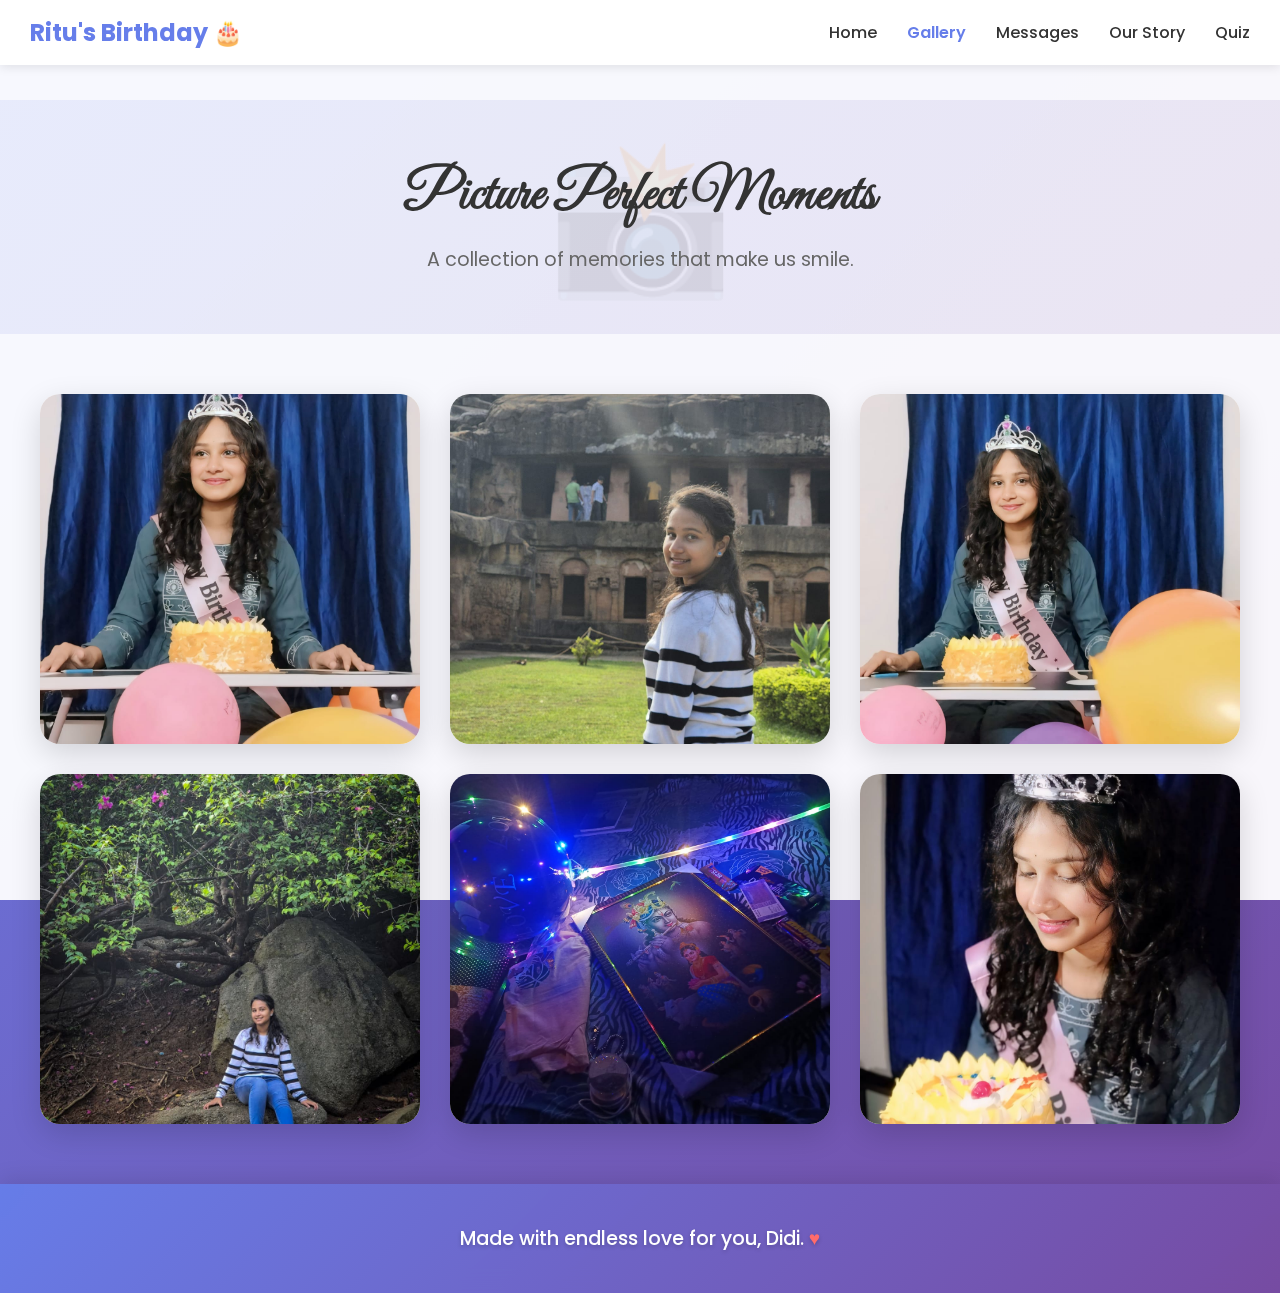
<file: gallery.html>
<!DOCTYPE html>
<html lang="en">
<head>
    <meta charset="UTF-8">
    <meta name="viewport" content="width=device-width, initial-scale=1.0">
    <title>Photo Gallery | Happy Birthday, Ritu!</title>
    <link rel="preconnect" href="https://fonts.googleapis.com">
    <link rel="preconnect" href="https://fonts.gstatic.com" crossorigin>
    <link href="https://fonts.googleapis.com/css2?family=Great+Vibes&family=Poppins:wght@300;400;600;700&display=swap" rel="stylesheet">
    <style>
        * {
            margin: 0;
            padding: 0;
            box-sizing: border-box;
        }

        body {
            font-family: 'Poppins', sans-serif;
            background: linear-gradient(135deg, #667eea 0%, #764ba2 100%);
            color: #333;
            overflow-x: hidden;
            min-height: 100vh;
        }

        body::before {
            content: '';
            position: fixed;
            top: 0;
            left: 0;
            width: 100%;
            height: 100%;
            background: rgba(255, 255, 255, 0.95);
            z-index: -1;
        }

        /* Navigation */
        .navbar {
            background: rgba(255, 255, 255, 0.95);
            backdrop-filter: blur(10px);
            box-shadow: 0 2px 10px rgba(0,0,0,0.1);
            position: fixed;
            width: 100%;
            top: 0;
            z-index: 1000;
            padding: 15px 30px;
            display: flex;
            justify-content: space-between;
            align-items: center;
        }

        .nav-logo {
            font-size: 1.5rem;
            font-weight: bold;
            color: #667eea;
            text-decoration: none;
            transition: transform 0.3s ease;
        }

        .nav-logo:hover {
            transform: scale(1.05);
        }

        .nav-links {
            display: flex;
            list-style: none;
            margin: 0;
            padding: 0;
            gap: 30px;
        }

        .nav-links a {
            text-decoration: none;
            color: #333;
            font-weight: 500;
            transition: all 0.3s ease;
            position: relative;
            padding: 5px 0;
        }

        .nav-links a::after {
            content: '';
            position: absolute;
            bottom: 0;
            left: 0;
            width: 0;
            height: 2px;
            background: #667eea;
            transition: width 0.3s ease;
        }

        .nav-links a:hover::after {
            width: 100%;
        }

        .nav-links a:hover {
            color: #667eea;
        }

        /* Main Content */
        main {
            padding-top: 100px;
            min-height: calc(100vh - 200px);
        }

        /* Page Header */
        .page-header {
            text-align: center;
            padding: 60px 20px;
            background: linear-gradient(135deg, rgba(102, 126, 234, 0.1) 0%, rgba(118, 75, 162, 0.1) 100%);
            margin-bottom: 40px;
            position: relative;
            overflow: hidden;
        }

        .page-header::before {
            content: '📸';
            position: absolute;
            font-size: 150px;
            opacity: 0.1;
            top: 50%;
            left: 50%;
            transform: translate(-50%, -50%);
            animation: float 6s ease-in-out infinite;
        }

        @keyframes float {
            0%, 100% { transform: translate(-50%, -50%) translateY(0px); }
            50% { transform: translate(-50%, -50%) translateY(-20px); }
        }

        .page-header h1 {
            font-family: 'Great Vibes', cursive;
            font-size: 3.5rem;
            color: #333;
            margin-bottom: 15px;
            position: relative;
            z-index: 1;
            animation: fadeInUp 1s ease;
        }

        .page-header p {
            font-size: 1.2rem;
            color: #666;
            position: relative;
            z-index: 1;
            animation: fadeInUp 1s ease 0.2s both;
        }

        @keyframes fadeInUp {
            from {
                opacity: 0;
                transform: translateY(30px);
            }
            to {
                opacity: 1;
                transform: translateY(0);
            }
        }

        /* Gallery Grid */
        .gallery-grid {
            display: grid;
            grid-template-columns: repeat(auto-fit, minmax(300px, 1fr));
            gap: 30px;
            padding: 20px 40px 60px;
            max-width: 1400px;
            margin: 0 auto;
        }

        .gallery-item {
            position: relative;
            overflow: hidden;
            border-radius: 20px;
            box-shadow: 0 10px 30px rgba(0,0,0,0.15);
            cursor: pointer;
            transition: all 0.4s cubic-bezier(0.175, 0.885, 0.32, 1.275);
            background: white;
            animation: fadeInScale 0.6s ease both;
            transform-origin: center;
        }

        .gallery-item:nth-child(1) { animation-delay: 0.1s; }
        .gallery-item:nth-child(2) { animation-delay: 0.2s; }
        .gallery-item:nth-child(3) { animation-delay: 0.3s; }
        .gallery-item:nth-child(4) { animation-delay: 0.4s; }
        .gallery-item:nth-child(5) { animation-delay: 0.5s; }
        .gallery-item:nth-child(6) { animation-delay: 0.6s; }

        @keyframes fadeInScale {
            from {
                opacity: 0;
                transform: scale(0.8);
            }
            to {
                opacity: 1;
                transform: scale(1);
            }
        }

        .gallery-item:hover {
            transform: translateY(-10px) scale(1.02);
            box-shadow: 0 20px 40px rgba(0,0,0,0.25);
        }

        .gallery-item img {
            width: 100%;
            height: 350px;
            object-fit: cover;
            transition: transform 0.6s ease;
            display: block;
        }

        .gallery-item:hover img {
            transform: scale(1.1);
        }

        .gallery-item::after {
            content: '';
            position: absolute;
            top: 0;
            left: 0;
            right: 0;
            bottom: 0;
            background: linear-gradient(to bottom, transparent 0%, rgba(0,0,0,0.7) 100%);
            opacity: 0;
            transition: opacity 0.3s ease;
        }

        .gallery-item:hover::after {
            opacity: 1;
        }

        .gallery-item::before {
            content: '🔍';
            position: absolute;
            top: 50%;
            left: 50%;
            transform: translate(-50%, -50%) scale(0);
            font-size: 2rem;
            color: white;
            transition: transform 0.3s ease;
            z-index: 2;
        }

        .gallery-item:hover::before {
            transform: translate(-50%, -50%) scale(1);
        }

        /* Lightbox */
        .lightbox {
            display: none;
            position: fixed;
            z-index: 2000;
            left: 0;
            top: 0;
            width: 100%;
            height: 100%;
            background-color: rgba(0, 0, 0, 0.95);
            animation: fadeIn 0.3s ease;
        }

        .lightbox-content {
            position: absolute;
            top: 50%;
            left: 50%;
            transform: translate(-50%, -50%);
            max-width: 90%;
            max-height: 90%;
            border-radius: 15px;
            box-shadow: 0 10px 50px rgba(0,0,0,0.5);
            animation: zoomIn 0.3s ease;
        }

        .lightbox-caption {
            position: absolute;
            bottom: 20px;
            left: 50%;
            transform: translateX(-50%);
            color: white;
            font-size: 1.2rem;
            text-align: center;
            background: rgba(0,0,0,0.7);
            padding: 10px 20px;
            border-radius: 30px;
            backdrop-filter: blur(10px);
        }

        .close-lightbox {
            position: absolute;
            top: 30px;
            right: 40px;
            color: white;
            font-size: 40px;
            font-weight: bold;
            transition: all 0.3s ease;
            cursor: pointer;
            z-index: 2001;
        }

        .close-lightbox:hover {
            color: #ff6b6b;
            transform: rotate(90deg);
        }

        @keyframes fadeIn {
            from { opacity: 0; }
            to { opacity: 1; }
        }

        @keyframes zoomIn {
            from {
                opacity: 0;
                transform: translate(-50%, -50%) scale(0.5);
            }
            to {
                opacity: 1;
                transform: translate(-50%, -50%) scale(1);
            }
        }

        /* Footer */
        footer {
            background: linear-gradient(135deg, rgba(102, 126, 234, 0.95) 0%, rgba(118, 75, 162, 0.95) 100%);
            color: white;
            text-align: center;
            padding: 40px 20px;
            position: relative;
            width: 100%;
            box-shadow: 0 -5px 20px rgba(0,0,0,0.1);
            backdrop-filter: blur(10px);
            z-index: 100;
        }

        footer p {
            margin: 0;
            font-size: 1.2rem;
            font-weight: 500;
            text-shadow: 0 2px 4px rgba(0,0,0,0.2);
        }

        .heart {
            display: inline-block;
            color: #ff6b6b;
            cursor: pointer;
            transition: all 0.3s ease;
            animation: heartbeat 1.5s ease-in-out infinite;
        }

        .heart:hover {
            transform: scale(1.3) rotate(10deg);
            color: #ff1744;
        }

        @keyframes heartbeat {
            0% { transform: scale(1); }
            14% { transform: scale(1.3); }
            28% { transform: scale(1); }
            42% { transform: scale(1.3); }
            70% { transform: scale(1); }
        }

        /* Responsive Design */
        @media (max-width: 768px) {
            .navbar {
                padding: 10px 20px;
            }

            .nav-links {
                gap: 15px;
            }

            .nav-links a {
                font-size: 0.9rem;
            }

            .page-header h1 {
                font-size: 2.5rem;
            }

            .gallery-grid {
                grid-template-columns: repeat(auto-fit, minmax(250px, 1fr));
                gap: 20px;
                padding: 20px;
            }

            .gallery-item img {
                height: 250px;
            }

            .close-lightbox {
                top: 20px;
                right: 30px;
                font-size: 30px;
            }
        }

        @media (max-width: 480px) {
            .nav-links {
                gap: 10px;
            }

            .nav-links a {
                font-size: 0.8rem;
            }

            .gallery-grid {
                grid-template-columns: 1fr;
            }
        }
    </style>
</head>
<body class="gallery-page">
    <nav class="navbar">
        <a href="index.html" class="nav-logo">Ritu's Birthday 🎂</a>
        <ul class="nav-links">
            <li><a href="index.html">Home</a></li>
            <li><a href="gallery.html">Gallery</a></li>
            <li><a href="messages.html">Messages</a></li>
            <li><a href="timeline.html">Our Story</a></li>
            <li><a href="quiz.html">Quiz</a></li>
        </ul>
    </nav>

    <main>
        <section class="page-header">
            <h1>Picture Perfect Moments</h1>
            <p>A collection of memories that make us smile.</p>
        </section>

        <div class="gallery-grid">
            <div class="gallery-item" onclick="openLightbox('WhatsApp Image 2026-02-20 at 3.42.32 PM.jpeg', 'A beautiful Day in Your Life!')">
                <img src="WhatsApp Image 2026-02-20 at 3.42.32 PM.jpeg" alt="Beach day with Ritu">
            </div>
            <div class="gallery-item" onclick="openLightbox('WhatsApp Image 2026-02-20 at 12.31.43 PM.jpeg', 'Visit The KhandaGiri.')">
                <img src="WhatsApp Image 2026-02-20 at 12.31.43 PM.jpeg" alt="Milestone celebration">
            </div>
            <div class="gallery-item" onclick="openLightbox('Diiiiiii.jpeg', 'Take Photo With Cake.')">
                <img src="Diiiiiii.jpeg" alt="Silly moments">
            </div>
            <div class="gallery-item" onclick="openLightbox('Didi.jpeg', 'Visit The KhandaGiri.')">
                <img src="Didi.jpeg" alt="Adventure time">
            </div>
            <div class="gallery-item" onclick="openLightbox('WhatsApp Image 2026-02-20 at 3.42.30 PM.jpeg', 'Gifted For Your Birthday.')">
                <img src="WhatsApp Image 2026-02-20 at 3.42.30 PM.jpeg" alt="Peaceful moments">
            </div>
            <div class="gallery-item" onclick="openLightbox('WhatsApp Image 2026-02-20 at 3.42.31 PM.jpeg', 'Take Photo Whit beautiful Cake.')">
                <img src="WhatsApp Image 2026-02-20 at 3.42.31 PM.jpeg" alt="Laughing together">
            </div>
        </div>
    </main>

    <!-- The Lightbox -->
    <div id="lightbox" class="lightbox" onclick="closeLightbox()">
        <span class="close-lightbox">&times;</span>
        <img id="lightbox-img" class="lightbox-content">
        <div id="lightbox-caption" class="lightbox-caption"></div>
    </div>

    <footer>
        <p>Made with endless love for you, Didi. <span class="heart">♥</span></p>
    </footer>

    <script>
        // Lightbox functionality
        function openLightbox(imageSrc, caption) {
            const lightbox = document.getElementById('lightbox');
            const lightboxImg = document.getElementById('lightbox-img');
            const lightboxCaption = document.getElementById('lightbox-caption');
            
            lightbox.style.display = 'block';
            lightboxImg.src = imageSrc;
            lightboxCaption.textContent = caption;
            
            // Prevent body scroll when lightbox is open
            document.body.style.overflow = 'hidden';
        }

        function closeLightbox() {
            const lightbox = document.getElementById('lightbox');
            lightbox.style.display = 'none';
            
            // Restore body scroll
            document.body.style.overflow = 'auto';
        }

        // Close lightbox with Escape key
        document.addEventListener('keydown', function(e) {
            if (e.key === 'Escape') {
                closeLightbox();
            }
        });

        // Add smooth scroll behavior
        document.querySelectorAll('a[href^="#"]').forEach(anchor => {
            anchor.addEventListener('click', function (e) {
                e.preventDefault();
                const target = document.querySelector(this.getAttribute('href'));
                if (target) {
                    target.scrollIntoView({
                        behavior: 'smooth',
                        block: 'start'
                    });
                }
            });
        });

        // Add loading animation for images
        document.querySelectorAll('.gallery-item img').forEach(img => {
            img.addEventListener('load', function() {
                this.parentElement.style.animation = 'fadeInScale 0.6s ease both';
            });
        });

        // Prevent lightbox close when clicking on the image
        document.getElementById('lightbox-img').addEventListener('click', function(e) {
            e.stopPropagation();
        });

        // Add navigation active state
        const currentLocation = window.location.pathname;
        const navLinks = document.querySelectorAll('.nav-links a');
        
        navLinks.forEach(link => {
            if (link.getAttribute('href') === currentLocation.split('/').pop()) {
                link.style.color = '#667eea';
                link.style.fontWeight = '600';
            }
        });
    </script>
</body>
</html>
</file>
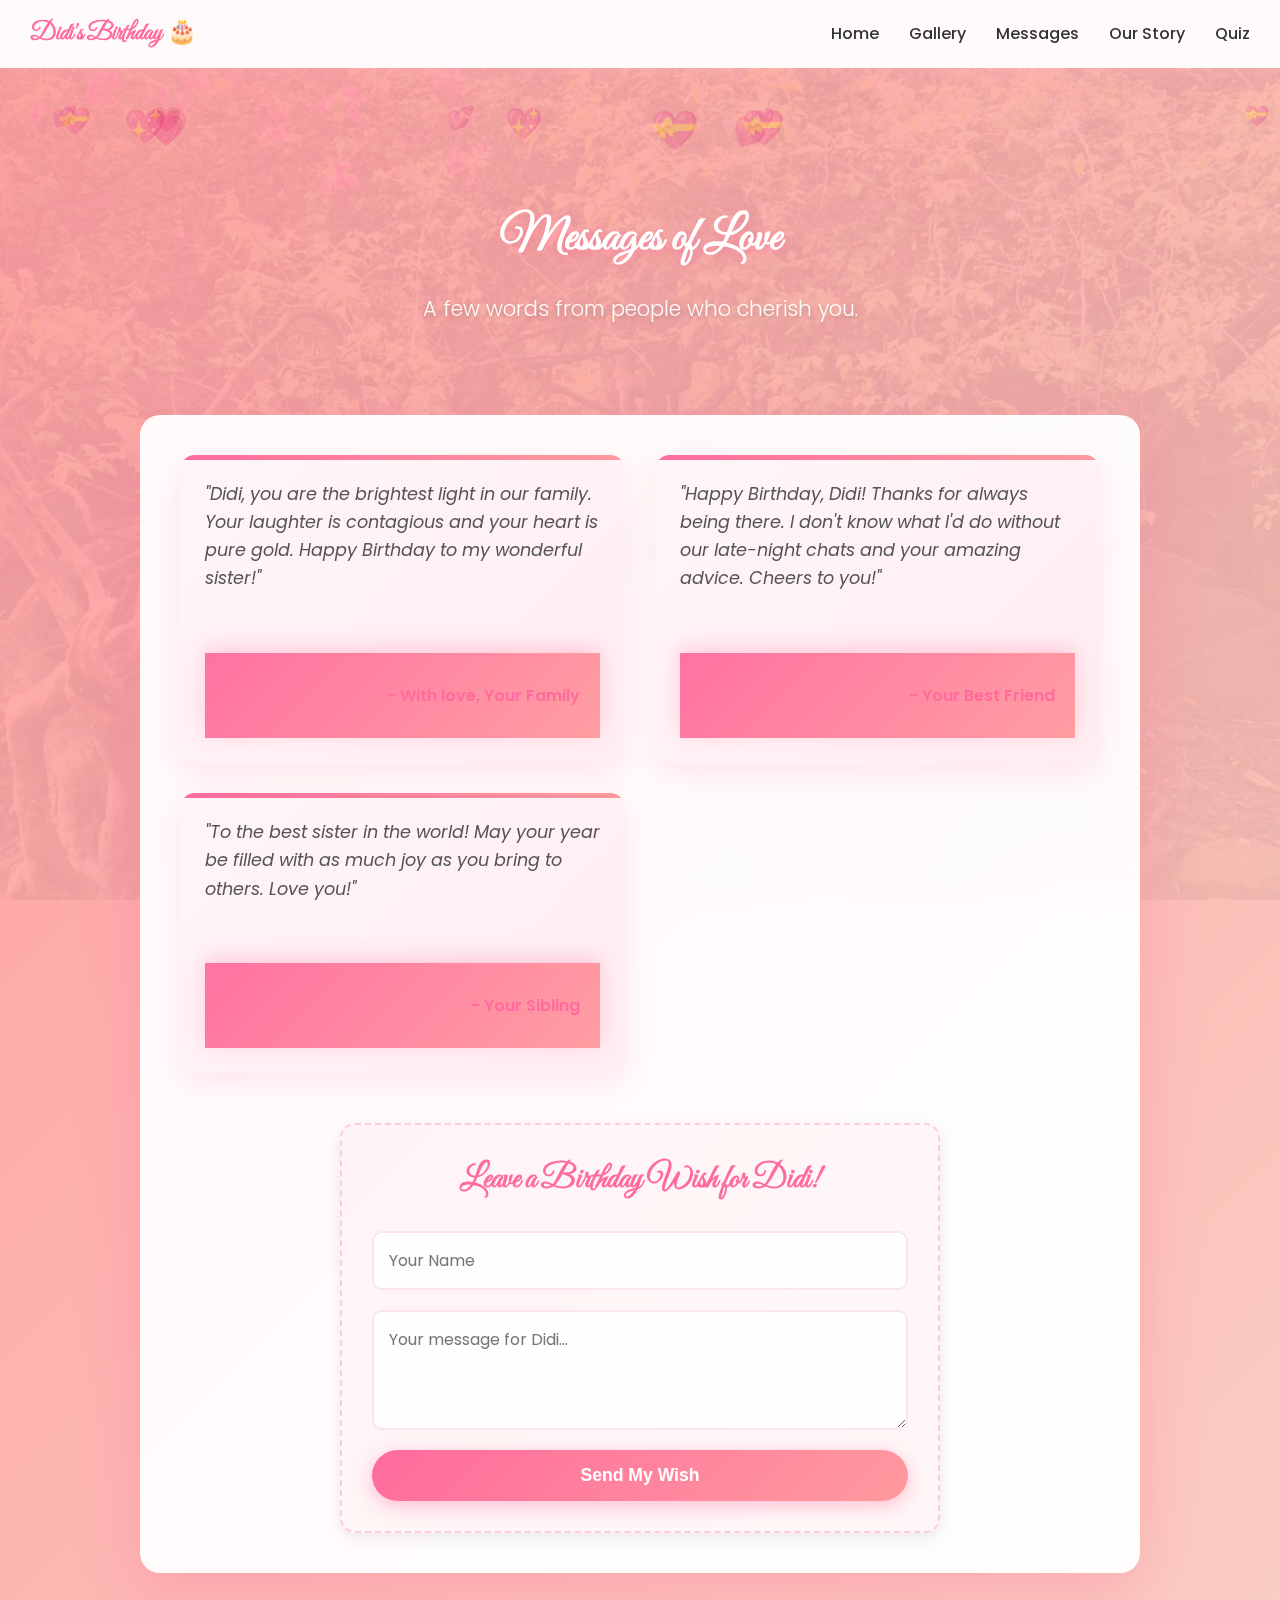
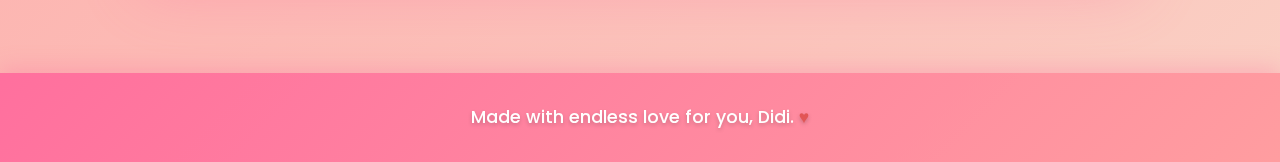
<file: messages.html>
<!DOCTYPE html>
<html lang="en">
<head>
    <meta charset="UTF-8">
    <meta name="viewport" content="width=device-width, initial-scale=1.0">
    <title>Messages | Happy Birthday, Didi!</title>
    <link rel="stylesheet" href="style.css">
    <link rel="preconnect" href="https://fonts.googleapis.com">
    <link rel="preconnect" href="https://fonts.gstatic.com" crossorigin>
    <link href="https://fonts.googleapis.com/css2?family=Great+Vibes&family=Poppins:wght@300;400;600;700&display=swap" rel="stylesheet">
    <style>
        * {
            margin: 0;
            padding: 0;
            box-sizing: border-box;
        }

        body {
            font-family: 'Poppins', sans-serif;
            background: linear-gradient(-45deg, #ff9a9e, #fecfef, #fecfef, #fad0c4, #ff9a9e);
            background-size: 400% 400%;
            animation: gradientSlide 15s ease infinite;
            min-height: 100vh;
            position: relative;
            overflow-x: hidden;
        }

        @keyframes gradientSlide {
            0% {
                background-position: 0% 50%;
            }
            50% {
                background-position: 100% 50%;
            }
            100% {
                background-position: 0% 50%;
            }
        }

        body::before {
            content: '';
            position: fixed;
            top: 0;
            left: 0;
            width: 100%;
            height: 100%;
            background: url('WhatsApp Image 2026-02-20 at 12.31.45 PM.jpeg') center/cover;
            opacity: 0.08;
            z-index: -1;
        }

        /* Floating Hearts Background */
        .hearts-container {
            position: fixed;
            width: 100%;
            height: 100%;
            overflow: hidden;
            z-index: -1;
            pointer-events: none;
        }

        .heart-float {
            position: absolute;
            color: rgba(255, 182, 193, 0.3);
            animation: floatUp 15s linear infinite;
        }

        @keyframes floatUp {
            0% {
                transform: translateY(100vh) rotate(0deg);
                opacity: 0;
            }
            10% {
                opacity: 0.4;
            }
            90% {
                opacity: 0.4;
            }
            100% {
                transform: translateY(-100vh) rotate(360deg);
                opacity: 0;
            }
        }

        /* Navigation Bar */
        .navbar {
            background: rgba(255, 255, 255, 0.95);
            backdrop-filter: blur(10px);
            box-shadow: 0 5px 20px rgba(255, 182, 193, 0.3);
            padding: 15px 30px;
            position: fixed;
            width: 100%;
            top: 0;
            z-index: 1000;
            display: flex;
            justify-content: space-between;
            align-items: center;
        }

        .nav-logo {
            font-size: 1.5rem;
            font-weight: bold;
            color: #ff6b9d;
            text-decoration: none;
            transition: transform 0.3s ease;
        }

        .nav-logo:hover {
            transform: scale(1.05);
        }

        .nav-links {
            display: flex;
            list-style: none;
            gap: 30px;
            margin: 0;
            padding: 0;
        }

        .nav-links a {
            text-decoration: none;
            color: #333;
            font-weight: 500;
            transition: all 0.3s ease;
            position: relative;
        }

        .nav-links a::after {
            content: '';
            position: absolute;
            bottom: -5px;
            left: 0;
            width: 0;
            height: 2px;
            background: #ff6b9d;
            transition: width 0.3s ease;
        }

        .nav-links a:hover::after {
            width: 100%;
        }

        .nav-links a:hover {
            color: #ff6b9d;
        }

        /* Main Content */
        main {
            margin-top: 100px;
            padding: 40px 20px;
            min-height: calc(100vh - 200px);
        }

        .page-header {
            text-align: center;
            margin-bottom: 50px;
            animation: fadeInDown 1s ease;
        }

        .page-header h1 {
            font-size: 3rem;
            color: #fff;
            margin-bottom: 15px;
            text-shadow: 0 3px 10px rgba(255, 107, 157, 0.5);
            font-family: 'Great Vibes', cursive;
        }

        .page-header p {
            font-size: 1.3rem;
            color: rgba(255,255,255,0.95);
            font-weight: 300;
            text-shadow: 0 2px 5px rgba(0,0,0,0.2);
        }

        /* Container */
        .container {
            max-width: 1000px;
            margin: 0 auto;
            background: rgba(255, 255, 255, 0.95);
            backdrop-filter: blur(10px);
            border-radius: 20px;
            padding: 40px;
            box-shadow: 0 20px 60px rgba(255, 107, 157, 0.3);
            animation: fadeInUp 1s ease;
        }

        /* Messages Grid */
        .messages-grid {
            display: grid;
            grid-template-columns: repeat(auto-fit, minmax(300px, 1fr));
            gap: 30px;
            margin-bottom: 50px;
        }

        .message-card {
            background: linear-gradient(135deg, #fff5f8, #ffeef2);
            border-radius: 15px;
            padding: 25px;
            box-shadow: 0 10px 30px rgba(255, 107, 157, 0.15);
            transition: all 0.3s ease;
            position: relative;
            overflow: hidden;
        }

        .message-card::before {
            content: '';
            position: absolute;
            top: 0;
            left: 0;
            width: 100%;
            height: 5px;
            background: linear-gradient(90deg, #ff6b9d, #ff9a9e);
        }

        .message-card:hover {
            transform: translateY(-5px);
            box-shadow: 0 15px 40px rgba(255, 107, 157, 0.25);
        }

        .message-card p {
            color: #555;
            line-height: 1.6;
            font-size: 1.1rem;
            margin-bottom: 15px;
            font-style: italic;
        }

        .message-card footer {
            color: #ff6b9d;
            font-weight: 600;
            text-align: right;
            font-size: 1rem;
        }

        /* Form Container */
        .form-container {
            background: linear-gradient(135deg, rgba(255, 107, 157, 0.05), rgba(255, 154, 158, 0.05));
            border-radius: 15px;
            padding: 30px;
            border: 2px dashed rgba(255, 107, 157, 0.3);
        }

        .form-container h2 {
            text-align: center;
            color: #ff6b9d;
            margin-bottom: 25px;
            font-size: 2rem;
            font-family: 'Great Vibes', cursive;
        }

        #messageForm {
            display: flex;
            flex-direction: column;
            gap: 20px;
        }

        #messageForm input,
        #messageForm textarea {
            padding: 15px;
            border: 2px solid #fce4ec;
            border-radius: 10px;
            font-size: 1rem;
            font-family: 'Poppins', sans-serif;
            transition: all 0.3s ease;
            background: rgba(255, 255, 255, 0.9);
        }

        #messageForm input:focus,
        #messageForm textarea:focus {
            outline: none;
            border-color: #ff6b9d;
            box-shadow: 0 0 0 3px rgba(255, 107, 157, 0.1);
        }

        #messageForm textarea {
            min-height: 120px;
            resize: vertical;
        }

        #messageForm button {
            background: linear-gradient(135deg, #ff6b9d 0%, #ff9a9e 100%);
            color: white;
            border: none;
            padding: 15px 30px;
            font-size: 1.1rem;
            border-radius: 50px;
            cursor: pointer;
            transition: all 0.3s ease;
            box-shadow: 0 5px 20px rgba(255, 107, 157, 0.4);
            font-weight: 600;
        }

        #messageForm button:hover {
            transform: translateY(-3px);
            box-shadow: 0 8px 30px rgba(255, 107, 157, 0.6);
        }

        #form-thank-you {
            text-align: center;
            animation: fadeIn 0.5s ease;
        }

        /* Footer */
        footer {
            background: linear-gradient(135deg, rgba(255, 107, 157, 0.95) 0%, rgba(255, 154, 158, 0.95) 100%);
            color: white;
            text-align: center;
            padding: 30px 20px;
            margin-top: 60px;
            box-shadow: 0 -5px 20px rgba(255, 107, 157, 0.3);
        }

        footer p {
            margin: 0;
            font-size: 1.1rem;
            font-weight: 500;
            text-shadow: 0 2px 4px rgba(0,0,0,0.2);
        }

        .heart {
            display: inline-block;
            color: #ff1744;
            animation: heartbeat 1.5s ease-in-out infinite;
        }

        /* Animations */
        @keyframes fadeInDown {
            from {
                opacity: 0;
                transform: translateY(-30px);
            }
            to {
                opacity: 1;
                transform: translateY(0);
            }
        }

        @keyframes fadeInUp {
            from {
                opacity: 0;
                transform: translateY(30px);
            }
            to {
                opacity: 1;
                transform: translateY(0);
            }
        }

        @keyframes fadeIn {
            from { opacity: 0; }
            to { opacity: 1; }
        }

        @keyframes heartbeat {
            0% { transform: scale(1); }
            14% { transform: scale(1.3); }
            28% { transform: scale(1); }
            42% { transform: scale(1.3); }
            70% { transform: scale(1); }
        }

        /* Responsive Design */
        @media (max-width: 768px) {
            .page-header h1 {
                font-size: 2rem;
            }
            
            .container {
                padding: 30px 20px;
                margin: 0 15px;
            }
            
            .nav-links {
                gap: 15px;
                font-size: 0.9rem;
            }
            
            .messages-grid {
                grid-template-columns: 1fr;
            }
        }
    </style>
</head>
<body>
    <!-- Floating Hearts Background -->
    <div class="hearts-container" id="heartsContainer"></div>

    <nav class="navbar">
        <a href="index.html" class="nav-logo">Didi's Birthday 🎂</a>
        <ul class="nav-links">
            <li><a href="index.html">Home</a></li>
            <li><a href="gallery.html">Gallery</a></li>
            <li><a href="messages.html">Messages</a></li>
            <li><a href="timeline.html">Our Story</a></li>
            <li><a href="quiz.html">Quiz</a></li>
        </ul>
    </nav>

    <main>
        <section class="page-header">
            <h1>Messages of Love</h1>
            <p>A few words from people who cherish you.</p>
        </section>

        <div class="container">
            <div class="messages-grid">
                <article class="message-card">
                    <p>"Didi, you are the brightest light in our family. Your laughter is contagious and your heart is pure gold. Happy Birthday to my wonderful sister!"</p>
                    <footer>- With love, Your Family</footer>
                </article>
                <article class="message-card">
                    <p>"Happy Birthday, Didi! Thanks for always being there. I don't know what I'd do without our late-night chats and your amazing advice. Cheers to you!"</p>
                    <footer>- Your Best Friend</footer>
                </article>
                <article class="message-card">
                    <p>"To the best sister in the world! May your year be filled with as much joy as you bring to others. Love you!"</p>
                    <footer>- Your Sibling</footer>
                </article>
            </div>

            <!-- Message Submission Form -->
            <div class="form-container">
                <h2>Leave a Birthday Wish for Didi!</h2>
                <form id="messageForm">
                    <input type="text" id="name" name="name" placeholder="Your Name" required>
                    <textarea id="wish" name="wish" placeholder="Your message for Didi..." required></textarea>
                    <button type="submit">Send My Wish</button>
                </form>
                <p id="form-thank-you" style="display:none; color: #ff6b9d; font-weight: bold; margin-top: 15px;">Thank you! Your wish has been sent virtually. 💌</p>
            </div>
        </div>
    </main>

    <footer>
        <p>Made with endless love for you, Didi. <span class="heart">♥</span></p>
    </footer>

    <script>
        // Create floating hearts
        function createFloatingHearts() {
            const container = document.getElementById('heartsContainer');
            const heartSymbols = ['♥', '💕', '💖', '💗', '💝'];
            
            for (let i = 0; i < 15; i++) {
                const heart = document.createElement('div');
                heart.className = 'heart-float';
                heart.textContent = heartSymbols[Math.floor(Math.random() * heartSymbols.length)];
                heart.style.left = Math.random() * 100 + '%';
                heart.style.animationDelay = Math.random() * 15 + 's';
                heart.style.fontSize = (Math.random() * 20 + 20) + 'px';
                container.appendChild(heart);
            }
        }

        // Form submission handler
        document.getElementById('messageForm').addEventListener('submit', function(e) {
            e.preventDefault();
            
            // Get form values
            const name = document.getElementById('name').value;
            const wish = document.getElementById('wish').value;
            
            // Create new message card
            const messagesGrid = document.querySelector('.messages-grid');
            const newMessage = document.createElement('article');
            newMessage.className = 'message-card';
            newMessage.style.animation = 'fadeInUp 0.5s ease';
            newMessage.innerHTML = `
                <p>"${wish}"</p>
                <footer>- ${name}</footer>
            `;
            
            // Add to grid
            messagesGrid.appendChild(newMessage);
            
            // Show thank you message
            document.getElementById('form-thank-you').style.display = 'block';
            
            // Reset form
            this.reset();
            
            // Hide thank you message after 5 seconds
            setTimeout(() => {
                document.getElementById('form-thank-you').style.display = 'none';
            }, 5000);
        });

        // Initialize floating hearts when page loads
        document.addEventListener('DOMContentLoaded', createFloatingHearts);
    </script>
</body>
</html>
</file>
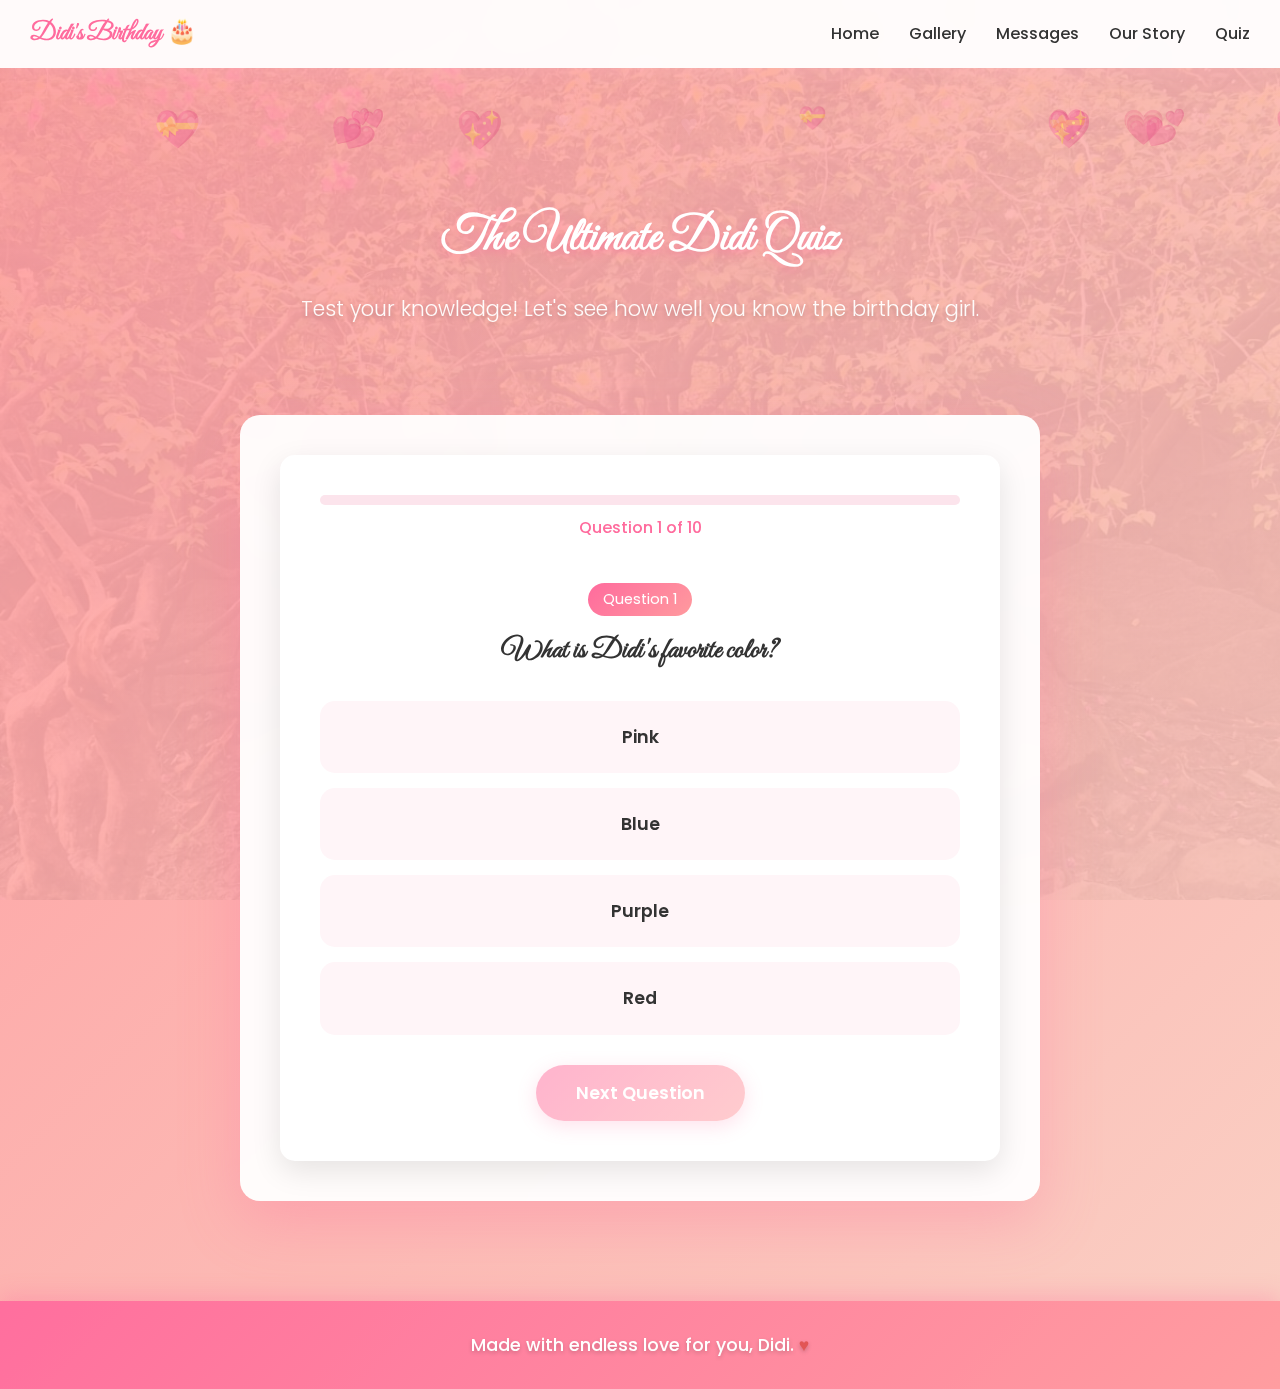
<file: quiz.html>
<!DOCTYPE html>
<html lang="en">
<head>
    <meta charset="UTF-8">
    <meta name="viewport" content="width=device-width, initial-scale=1.0">
    <title>How Well Do You Know Didi? | Happy Birthday!</title>
    <link rel="stylesheet" href="style.css">
    <link rel="preconnect" href="https://fonts.googleapis.com">
    <link rel="preconnect" href="https://fonts.gstatic.com" crossorigin>
    <link href="https://fonts.googleapis.com/css2?family=Great+Vibes&family=Poppins:wght@300;400;600;700&display=swap" rel="stylesheet">
    <style>
        * {
            margin: 0;
            padding: 0;
            box-sizing: border-box;
        }

        body {
            font-family: 'Poppins', sans-serif;
            background: linear-gradient(-45deg, #ff9a9e, #fecfef, #fecfef, #fad0c4, #ff9a9e);
            background-size: 400% 400%;
            animation: gradientSlide 15s ease infinite;
            min-height: 100vh;
            position: relative;
            overflow-x: hidden;
        }

        @keyframes gradientSlide {
            0% {
                background-position: 0% 50%;
            }
            50% {
                background-position: 100% 50%;
            }
            100% {
                background-position: 0% 50%;
            }
        }

        body::before {
            content: '';
            position: fixed;
            top: 0;
            left: 0;
            width: 100%;
            height: 100%;
            background: url('WhatsApp Image 2026-02-20 at 12.31.45 PM.jpeg') center/cover;
            opacity: 0.08;
            z-index: -1;
        }

        /* Floating Hearts Background */
        .hearts-container {
            position: fixed;
            width: 100%;
            height: 100%;
            overflow: hidden;
            z-index: -1;
            pointer-events: none;
        }

        .heart-float {
            position: absolute;
            color: rgba(255, 182, 193, 0.3);
            animation: floatUp 15s linear infinite;
        }

        @keyframes floatUp {
            0% {
                transform: translateY(100vh) rotate(0deg);
                opacity: 0;
            }
            10% {
                opacity: 0.4;
            }
            90% {
                opacity: 0.4;
            }
            100% {
                transform: translateY(-100vh) rotate(360deg);
                opacity: 0;
            }
        }

        /* Navigation Bar */
        .navbar {
            background: rgba(255, 255, 255, 0.95);
            backdrop-filter: blur(10px);
            box-shadow: 0 5px 20px rgba(255, 182, 193, 0.3);
            padding: 15px 30px;
            position: fixed;
            width: 100%;
            top: 0;
            z-index: 1000;
            display: flex;
            justify-content: space-between;
            align-items: center;
        }

        .nav-logo {
            font-size: 1.5rem;
            font-weight: bold;
            color: #ff6b9d;
            text-decoration: none;
            transition: transform 0.3s ease;
        }

        .nav-logo:hover {
            transform: scale(1.05);
        }

        .nav-links {
            display: flex;
            list-style: none;
            gap: 30px;
            margin: 0;
            padding: 0;
        }

        .nav-links a {
            text-decoration: none;
            color: #333;
            font-weight: 500;
            transition: all 0.3s ease;
            position: relative;
        }

        .nav-links a::after {
            content: '';
            position: absolute;
            bottom: -5px;
            left: 0;
            width: 0;
            height: 2px;
            background: #ff6b9d;
            transition: width 0.3s ease;
        }

        .nav-links a:hover::after {
            width: 100%;
        }

        .nav-links a:hover {
            color: #ff6b9d;
        }

        /* Main Content */
        main {
            margin-top: 100px;
            padding: 40px 20px;
            min-height: calc(100vh - 200px);
        }

        .page-header {
            text-align: center;
            margin-bottom: 50px;
            animation: fadeInDown 1s ease;
        }

        .page-header h1 {
            font-size: 3rem;
            color: #fff;
            margin-bottom: 15px;
            text-shadow: 0 3px 10px rgba(255, 107, 157, 0.5);
            font-family: 'Great Vibes', cursive;
        }

        .page-header p {
            font-size: 1.3rem;
            color: rgba(255,255,255,0.95);
            font-weight: 300;
            text-shadow: 0 2px 5px rgba(0,0,0,0.2);
        }

        /* Quiz Container */
        .container {
            max-width: 800px;
            margin: 0 auto;
            background: rgba(255, 255, 255, 0.95);
            backdrop-filter: blur(10px);
            border-radius: 20px;
            padding: 40px;
            box-shadow: 0 20px 60px rgba(255, 107, 157, 0.3);
            animation: fadeInUp 1s ease;
        }

        .quiz-container {
            position: relative;
        }

        /* Progress Bar */
        .quiz-progress {
            margin-bottom: 30px;
        }

        .progress-bar {
            width: 100%;
            height: 10px;
            background: #fce4ec;
            border-radius: 10px;
            overflow: hidden;
        }

        .progress-fill {
            height: 100%;
            background: linear-gradient(90deg, #ff6b9d, #ff9a9e);
            border-radius: 10px;
            transition: width 0.5s ease;
            box-shadow: 0 2px 10px rgba(255, 107, 157, 0.5);
        }

        .progress-text {
            text-align: center;
            margin-top: 10px;
            color: #ff6b9d;
            font-weight: 500;
        }

        /* Question Styles */
        .quiz-question {
            margin-bottom: 30px;
            animation: slideIn 0.5s ease;
        }

        .quiz-question h2 {
            font-size: 1.8rem;
            color: #333;
            margin-bottom: 10px;
            line-height: 1.4;
        }

        .question-number {
            display: inline-block;
            background: linear-gradient(135deg, #ff6b9d, #ff9a9e);
            color: white;
            padding: 5px 15px;
            border-radius: 20px;
            font-size: 0.9rem;
            margin-bottom: 15px;
        }

        /* Options Styles */
        .quiz-options {
            display: grid;
            gap: 15px;
            margin-bottom: 30px;
        }

        .quiz-option {
            background: #fff5f8;
            border: 2px solid transparent;
            border-radius: 15px;
            padding: 20px;
            cursor: pointer;
            transition: all 0.3s ease;
            position: relative;
            overflow: hidden;
        }

        .quiz-option::before {
            content: '';
            position: absolute;
            top: 0;
            left: -100%;
            width: 100%;
            height: 100%;
            background: linear-gradient(90deg, transparent, rgba(255, 107, 157, 0.1), transparent);
            transition: left 0.5s ease;
        }

        .quiz-option:hover::before {
            left: 100%;
        }

        .quiz-option:hover {
            transform: translateX(5px);
            border-color: #ff6b9d;
            box-shadow: 0 5px 15px rgba(255, 107, 157, 0.2);
        }

        .quiz-option.selected {
            background: linear-gradient(135deg, rgba(255, 107, 157, 0.1), rgba(255, 154, 158, 0.1));
            border-color: #ff6b9d;
        }

        .quiz-option.correct {
            background: linear-gradient(135deg, rgba(76, 175, 80, 0.1), rgba(76, 175, 80, 0.2));
            border-color: #4CAF50;
            animation: pulse 0.5s ease;
        }

        .quiz-option.incorrect {
            background: linear-gradient(135deg, rgba(244, 67, 54, 0.1), rgba(244, 67, 54, 0.2));
            border-color: #f44336;
            animation: shake 0.5s ease;
        }

        .option-text {
            font-size: 1.1rem;
            color: #333;
            position: relative;
            z-index: 1;
        }

        /* Button Styles */
        .cta-button {
            background: linear-gradient(135deg, #ff6b9d 0%, #ff9a9e 100%);
            color: white;
            border: none;
            padding: 15px 40px;
            font-size: 1.1rem;
            border-radius: 50px;
            cursor: pointer;
            transition: all 0.3s ease;
            box-shadow: 0 5px 20px rgba(255, 107, 157, 0.4);
            display: block;
            margin: 0 auto;
            font-weight: 600;
        }

        .cta-button:hover {
            transform: translateY(-3px);
            box-shadow: 0 8px 30px rgba(255, 107, 157, 0.6);
        }

        .cta-button:disabled {
            opacity: 0.5;
            cursor: not-allowed;
            transform: none;
        }

        /* Results Styles */
        .quiz-results {
            text-align: center;
            animation: fadeIn 1s ease;
        }

        .quiz-results h2 {
            font-size: 2.5rem;
            color: #ff6b9d;
            margin-bottom: 20px;
            font-family: 'Great Vibes', cursive;
        }

        .result-score {
            font-size: 4rem;
            font-weight: bold;
            background: linear-gradient(135deg, #ff6b9d, #ff9a9e);
            -webkit-background-clip: text;
            -webkit-text-fill-color: transparent;
            margin: 20px 0;
        }

        .result-message {
            font-size: 1.3rem;
            color: #666;
            margin-bottom: 30px;
            line-height: 1.6;
        }

        .result-emoji {
            font-size: 4rem;
            margin: 20px 0;
            animation: bounce 2s infinite;
        }

        /* Footer */
        footer {
            background: linear-gradient(135deg, rgba(255, 107, 157, 0.95) 0%, rgba(255, 154, 158, 0.95) 100%);
            color: white;
            text-align: center;
            padding: 30px 20px;
            margin-top: 60px;
            box-shadow: 0 -5px 20px rgba(255, 107, 157, 0.3);
        }

        footer p {
            margin: 0;
            font-size: 1.1rem;
            font-weight: 500;
            text-shadow: 0 2px 4px rgba(0,0,0,0.2);
        }

        .heart {
            display: inline-block;
            color: #ff1744;
            animation: heartbeat 1.5s ease-in-out infinite;
        }

        /* Animations */
        @keyframes fadeInDown {
            from {
                opacity: 0;
                transform: translateY(-30px);
            }
            to {
                opacity: 1;
                transform: translateY(0);
            }
        }

        @keyframes fadeInUp {
            from {
                opacity: 0;
                transform: translateY(30px);
            }
            to {
                opacity: 1;
                transform: translateY(0);
            }
        }

        @keyframes slideIn {
            from {
                opacity: 0;
                transform: translateX(-20px);
            }
            to {
                opacity: 1;
                transform: translateX(0);
            }
        }

        @keyframes fadeIn {
            from { opacity: 0; }
            to { opacity: 1; }
        }

        @keyframes pulse {
            0% { transform: scale(1); }
            50% { transform: scale(1.05); }
            100% { transform: scale(1); }
        }

        @keyframes shake {
            0%, 100% { transform: translateX(0); }
            25% { transform: translateX(-10px); }
            75% { transform: translateX(10px); }
        }

        @keyframes bounce {
            0%, 100% { transform: translateY(0); }
            50% { transform: translateY(-20px); }
        }

        @keyframes heartbeat {
            0% { transform: scale(1); }
            14% { transform: scale(1.3); }
            28% { transform: scale(1); }
            42% { transform: scale(1.3); }
            70% { transform: scale(1); }
        }

        /* Responsive Design */
        @media (max-width: 768px) {
            .page-header h1 {
                font-size: 2rem;
            }
            
            .container {
                padding: 30px 20px;
                margin: 0 15px;
            }
            
            .nav-links {
                gap: 15px;
                font-size: 0.9rem;
            }
            
            .quiz-question h2 {
                font-size: 1.4rem;
            }
        }
    </style>
</head>
<body class="quiz-page">
    <!-- Floating Hearts Background -->
    <div class="hearts-container" id="heartsContainer"></div>

    <nav class="navbar">
        <a href="index.html" class="nav-logo">Didi's Birthday 🎂</a>
        <ul class="nav-links">
            <li><a href="index.html">Home</a></li>
            <li><a href="gallery.html">Gallery</a></li>
            <li><a href="messages.html">Messages</a></li>
            <li><a href="timeline.html">Our Story</a></li>
            <li><a href="quiz.html">Quiz</a></li>
        </ul>
    </nav>

    <main>
        <section class="page-header">
            <h1>The Ultimate Didi Quiz</h1>
            <p>Test your knowledge! Let's see how well you know the birthday girl.</p>
        </section>

        <div class="container">
            <div id="quiz-container" class="quiz-container">
                <div class="quiz-progress">
                    <div class="progress-bar">
                        <div id="progress-fill" class="progress-fill" style="width: 0%"></div>
                    </div>
                    <div class="progress-text">
                        Question <span id="current-question">1</span> of <span id="total-questions">10</span>
                    </div>
                </div>
                
                <div id="quiz-question" class="quiz-question"></div>
                <div id="quiz-options" class="quiz-options"></div>
                <button id="quiz-next" class="cta-button" disabled>Next Question</button>
            </div>
            
            <div id="quiz-results" class="quiz-results" style="display: none;">
                <h2>Quiz Complete!</h2>
                <div class="result-emoji" id="result-emoji">🎉</div>
                <div class="result-score" id="result-score">0/10</div>
                <p class="result-message" id="result-message"></p>
                <button class="cta-button" onclick="restartQuiz()">Try Again</button>
                <button class="cta-button" style="margin-left: 10px;" onclick="location.href='index.html'">Back to Home</button>
            </div>
        </div>
    </main>

    <footer>
        <p>Made with endless love for you, Didi. <span class="heart">♥</span></p>
    </footer>

    <script>
        // Create floating hearts
        function createFloatingHearts() {
            const container = document.getElementById('heartsContainer');
            const heartSymbols = ['♥', '💕', '💖', '💗', '💝'];
            
            for (let i = 0; i < 15; i++) {
                const heart = document.createElement('div');
                heart.className = 'heart-float';
                heart.textContent = heartSymbols[Math.floor(Math.random() * heartSymbols.length)];
                heart.style.left = Math.random() * 100 + '%';
                heart.style.animationDelay = Math.random() * 15 + 's';
                heart.style.fontSize = (Math.random() * 20 + 20) + 'px';
                container.appendChild(heart);
            }
        }

        // Quiz Questions Database
        const quizQuestions = [
            {
                question: "What is Didi's favorite color?",
                options: ["Pink", "Blue", "Purple", "Red"],
                correct: 0
            },
            {
                question: "What is Didi's favorite food?",
                options: ["Pizza", "Biryani", "Pasta", "Sushi"],
                correct: 1
            },
            {
                question: "What is Didi's dream travel destination?",
                options: ["Paris", "Bali", "New York", "Dubai"],
                correct: 0
            },
            {
                question: "What is Didi's favorite season?",
                options: ["Spring", "Summer", "Winter", "Autumn"],
                correct: 1
            },
            {
                question: "What is Didi's favorite movie genre?",
                options: ["Romance", "Action", "Comedy", "Thriller"],
                correct: 2
            },
            {
                question: "What is Didi's favorite hobby?",
                options: ["Reading", "Dancing", "Painting", "Cooking"],
                correct: 1
            },
            {
                question: "What is Didi's favorite animal?",
                options: ["Dog", "Cat", "Rabbit", "Bird"],
                correct: 0
            },
            {
                question: "What is Didi's favorite flower?",
                options: ["Rose", "Lily", "Tulip", "Sunflower"],
                correct: 1
            },
            {
                question: "What is Didi's favorite music genre?",
                options: ["Pop", "Classical", "Rock", "Jazz"],
                correct: 0
            },
            {
                question: "What is Didi's biggest strength?",
                options: ["Kindness", "Intelligence", "Creativity", "All of the above"],
                correct: 3
            }
        ];

        // Quiz State
        let currentQuestionIndex = 0;
        let score = 0;
        let selectedOption = null;
        let answeredQuestions = [];

        // DOM Elements
        const quizContainer = document.getElementById('quiz-container');
        const quizResults = document.getElementById('quiz-results');
        const questionElement = document.getElementById('quiz-question');
        const optionsElement = document.getElementById('quiz-options');
        const nextButton = document.getElementById('quiz-next');
        const progressFill = document.getElementById('progress-fill');
        const currentQuestionSpan = document.getElementById('current-question');
        const totalQuestionsSpan = document.getElementById('total-questions');

        // Initialize Quiz
        function initQuiz() {
            createFloatingHearts();
            totalQuestionsSpan.textContent = quizQuestions.length;
            loadQuestion();
        }

        // Load Current Question
        function loadQuestion() {
            const currentQuestion = quizQuestions[currentQuestionIndex];
            
            // Update progress
            const progress = ((currentQuestionIndex) / quizQuestions.length) * 100;
            progressFill.style.width = progress + '%';
            currentQuestionSpan.textContent = currentQuestionIndex + 1;
            
            // Display question
            questionElement.innerHTML = `
                <span class="question-number">Question ${currentQuestionIndex + 1}</span>
                <h2>${currentQuestion.question}</h2>
            `;
            
            // Display options
            optionsElement.innerHTML = '';
            currentQuestion.options.forEach((option, index) => {
                const optionDiv = document.createElement('div');
                optionDiv.className = 'quiz-option';
                optionDiv.innerHTML = `<span class="option-text">${option}</span>`;
                optionDiv.addEventListener('click', () => selectOption(index, optionDiv));
                optionsElement.appendChild(optionDiv);
            });
            
            // Reset state
            selectedOption = null;
            nextButton.disabled = true;
            nextButton.textContent = currentQuestionIndex === quizQuestions.length - 1 ? 'See Results' : 'Next Question';
        }

        // Select Option
        function selectOption(index, optionElement) {
            // Remove previous selection
            document.querySelectorAll('.quiz-option').forEach(opt => {
                opt.classList.remove('selected');
            });
            
            // Add selection to clicked option
            optionElement.classList.add('selected');
            selectedOption = index;
            nextButton.disabled = false;
        }

        // Next Question
        nextButton.addEventListener('click', () => {
            if (selectedOption === null) return;
            
            // Check answer
            const currentQuestion = quizQuestions[currentQuestionIndex];
            const isCorrect = selectedOption === currentQuestion.correct;
            
            if (isCorrect) {
                score++;
            }
            
            // Show correct/incorrect feedback
            const options = document.querySelectorAll('.quiz-option');
            options[currentQuestion.correct].classList.add('correct');
            if (!isCorrect) {
                options[selectedOption].classList.add('incorrect');
            }
            
            // Disable further selection
            options.forEach(opt => {
                opt.style.pointerEvents = 'none';
            });
            
            // Move to next question after delay
            setTimeout(() => {
                currentQuestionIndex++;
                
                if (currentQuestionIndex < quizQuestions.length) {
                    loadQuestion();
                } else {
                    showResults();
                }
            }, 1500);
        });

        // Show Results
        function showResults() {
            quizContainer.style.display = 'none';
            quizResults.style.display = 'block';
            
            // Update progress to 100%
            progressFill.style.width = '100%';
            
            // Calculate percentage
            const percentage = (score / quizQuestions.length) * 100;
            
            // Display score
            document.getElementById('result-score').textContent = `${score}/${quizQuestions.length}`;
            
            // Set emoji and message based on score
            let emoji, message;
            if (percentage >= 90) {
                emoji = '🏆';
                message = "Outstanding! You know Didi perfectly! You're truly her best friend!";
            } else if (percentage >= 70) {
                emoji = '🌟';
                message = "Great job! You know Didi very well! She's lucky to have you!";
            } else if (percentage >= 50) {
                emoji = '😊';
                message = "Good effort! You know quite a bit about Didi. Keep learning more about her!";
            } else {
                emoji = '💝';
                message = "It's the thought that counts! Didi appreciates you taking this quiz for her!";
            }
            
            document.getElementById('result-emoji').textContent = emoji;
            document.getElementById('result-message').textContent = message;
        }

        // Restart Quiz
        function restartQuiz() {
            currentQuestionIndex = 0;
            score = 0;
            selectedOption = null;
            
            quizContainer.style.display = 'block';
            quizResults.style.display = 'none';
            
            loadQuestion();
        }

        // Start quiz when page loads
        document.addEventListener('DOMContentLoaded', initQuiz);
    </script>
</body>
</html>
</file>
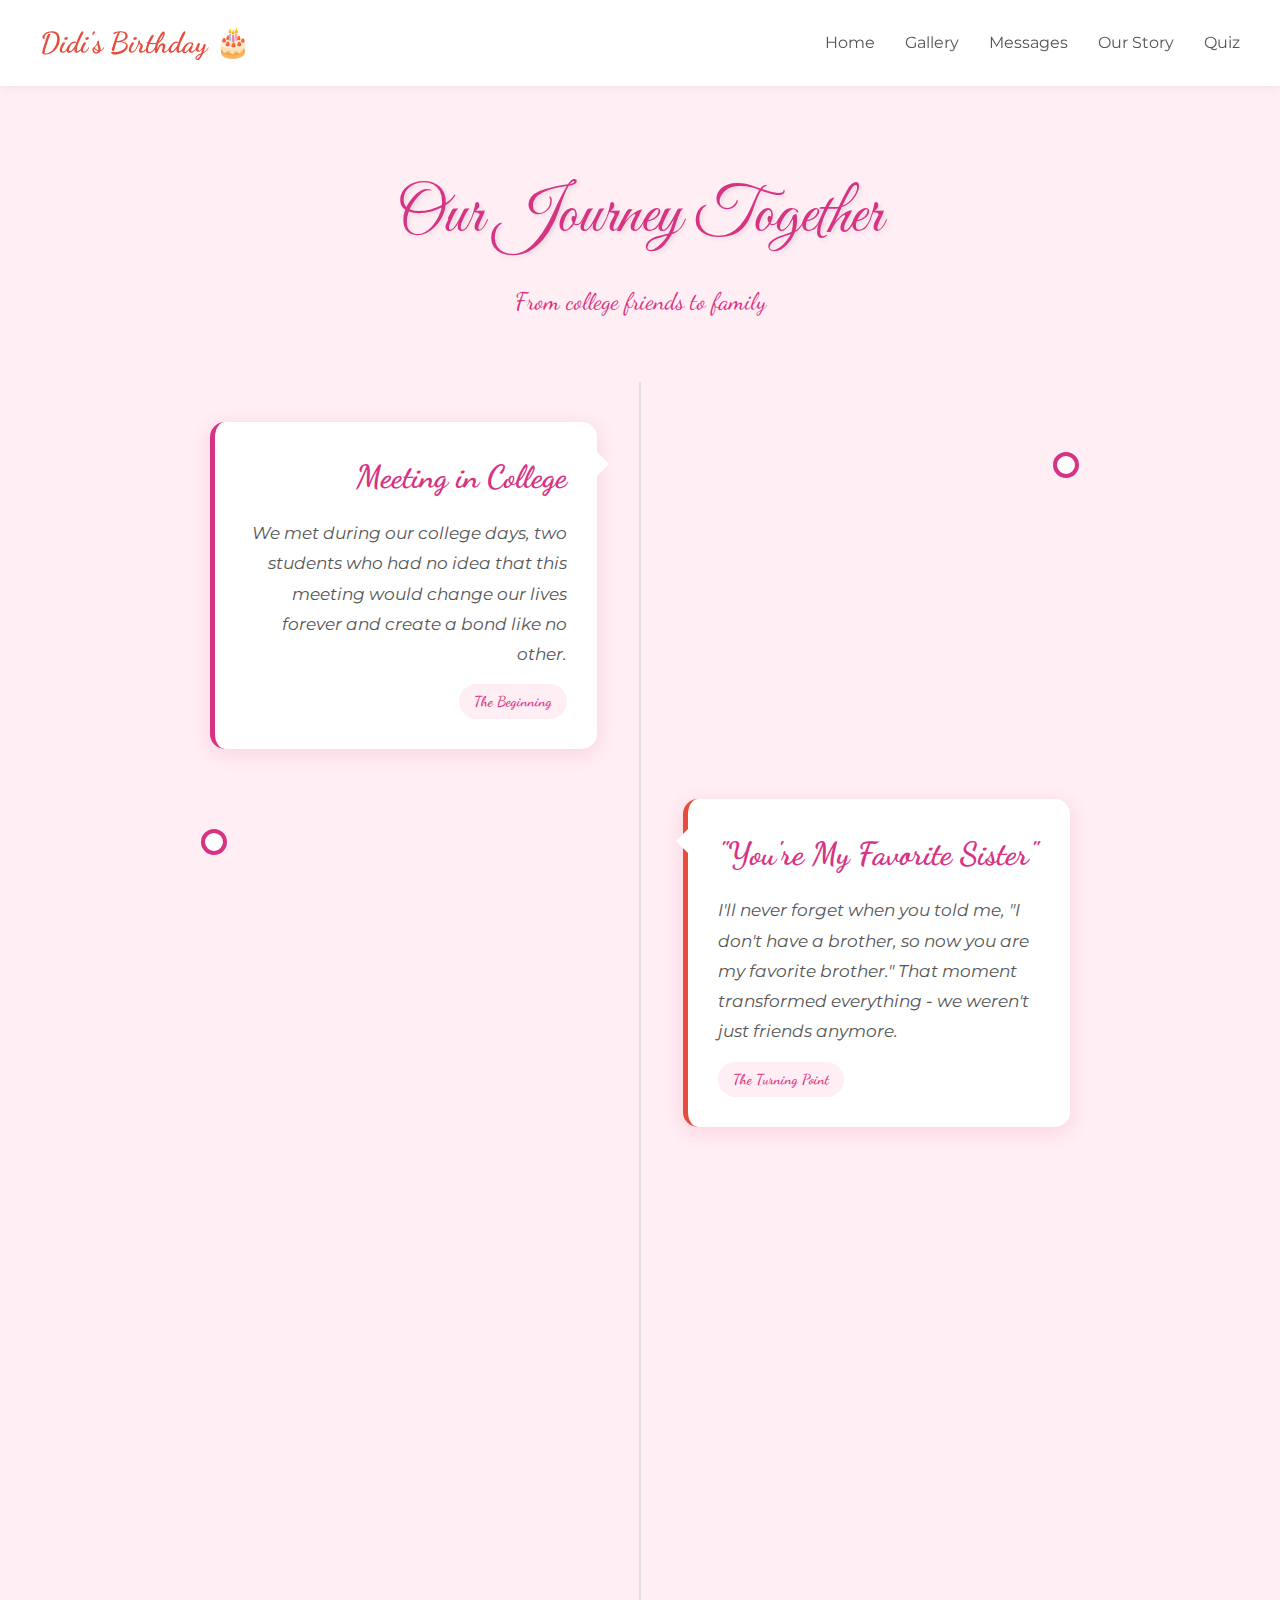
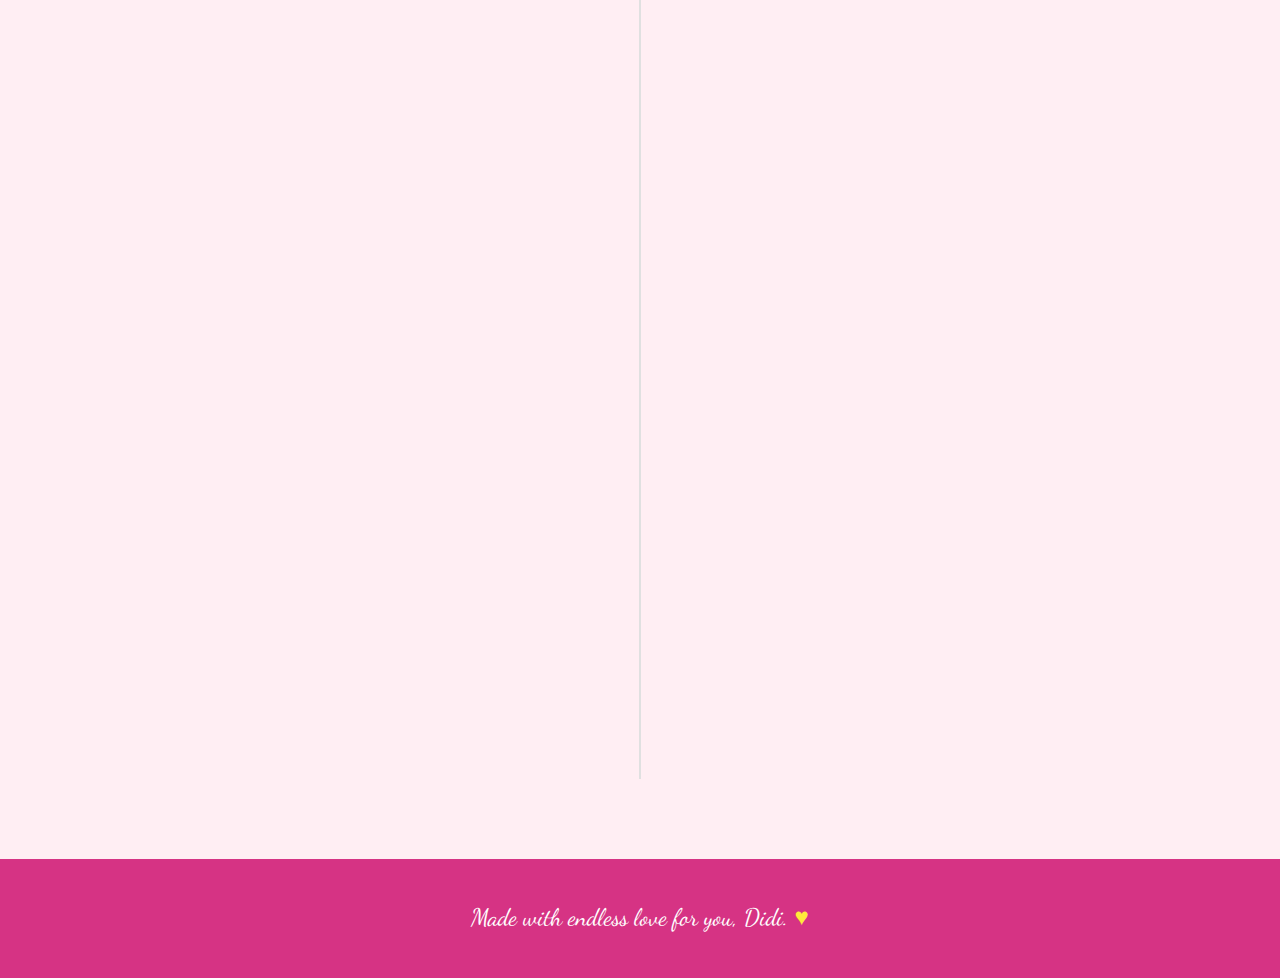
<file: timeline.html>
<!DOCTYPE html>
<html lang="en">
<head>
    <meta charset="UTF-8">
    <meta name="viewport" content="width=device-width, initial-scale=1.0">
    <title>Our Story | Happy Birthday, Didi!</title>
    <link href="https://fonts.googleapis.com/css2?family=Dancing+Script:wght@400;700&family=Great+Vibes&family=Montserrat:wght@300;400;600&display=swap" rel="stylesheet">
    <style>
        /* Clean and Elegant Styles */
        * {
            margin: 0;
            padding: 0;
            box-sizing: border-box;
        }

        body {
            font-family: 'Montserrat', sans-serif;
            background: #ffeef3; /* Soft pink background */
            color: #333;
            line-height: 1.6;
        }

        /* Simple Navigation */
        .navbar {
            background: white;
            padding: 20px 40px;
            box-shadow: 0 2px 10px rgba(0,0,0,0.05);
            position: sticky;
            top: 0;
            z-index: 100;
            display: flex;
            justify-content: space-between;
            align-items: center;
        }

        .nav-logo {
            font-family: 'Dancing Script', cursive;
            font-size: 1.8rem;
            font-weight: 700;
            color: #e74c3c;
            text-decoration: none;
        }

        .nav-links {
            display: flex;
            list-style: none;
            gap: 30px;
        }

        .nav-links a {
            text-decoration: none;
            color: #555;
            font-weight: 400;
            transition: color 0.3s ease;
            font-family: 'Montserrat', sans-serif;
        }

        .nav-links a:hover {
            color: #e74c3c;
        }

        /* Main Content */
        main {
            max-width: 900px;
            margin: 80px auto;
            padding: 0 20px;
        }

        .page-header {
            text-align: center;
            margin-bottom: 60px;
        }

        .page-header h1 {
            font-family: 'Great Vibes', cursive;
            font-size: 4rem;
            color: #d63384;
            margin-bottom: 15px;
            font-weight: 400;
            text-shadow: 2px 2px 4px rgba(0,0,0,0.1);
        }

        .page-header p {
            font-family: 'Dancing Script', cursive;
            font-size: 1.5rem;
            color: #d63384;
            font-weight: 400;
        }

        /* Clean Timeline */
        .timeline {
            position: relative;
            padding: 40px 0;
        }

        .timeline::before {
            content: '';
            position: absolute;
            left: 50%;
            top: 0;
            bottom: 0;
            width: 2px;
            background: #e0e0e0;
            transform: translateX(-50%);
        }

        .timeline-item {
            position: relative;
            margin-bottom: 50px;
            width: 100%;
        }

        .timeline-item.left {
            padding-right: 55%;
            text-align: right;
        }

        .timeline-item.right {
            padding-left: 55%;
            text-align: left;
        }

        .timeline-content {
            background: white;
            padding: 30px;
            border-radius: 15px;
            box-shadow: 0 5px 20px rgba(214, 51, 132, 0.15);
            position: relative;
            transition: transform 0.3s ease, box-shadow 0.3s ease;
        }

        .timeline-content:hover {
            transform: translateY(-5px);
            box-shadow: 0 8px 30px rgba(214, 51, 132, 0.25);
        }

        /* Subtle differences between left and right */
        .timeline-item.left .timeline-content {
            border-left: 5px solid #d63384;
        }

        .timeline-item.right .timeline-content {
            border-left: 5px solid #e74c3c;
        }

        .timeline-content::before {
            content: '';
            position: absolute;
            top: 30px;
            width: 0;
            height: 0;
            border: 12px solid transparent;
        }

        .timeline-item.left .timeline-content::before {
            right: -24px;
            border-left-color: white;
        }

        .timeline-item.right .timeline-content::before {
            left: -24px;
            border-right-color: white;
        }

        /* Timeline dots */
        .timeline-item::after {
            content: '';
            position: absolute;
            top: 30px;
            width: 18px;
            height: 18px;
            background: white;
            border: 4px solid #d63384;
            border-radius: 50%;
            z-index: 1;
        }

        .timeline-item.left::after {
            right: -9px;
        }

        .timeline-item.right::after {
            left: -9px;
        }

        .timeline-item:hover::after {
            border-color: #e74c3c;
            transform: scale(1.2);
        }

        /* Content styling */
        .timeline-content h3 {
            font-family: 'Dancing Script', cursive;
            font-size: 2rem;
            margin-bottom: 15px;
            color: #d63384;
            font-weight: 700;
        }

        .timeline-content p {
            font-family: 'Montserrat', sans-serif;
            font-size: 1.05rem;
            color: #555;
            margin-bottom: 15px;
            line-height: 1.8;
            font-weight: 400;
            font-style: italic;
        }

        .timeline-date {
            display: inline-block;
            padding: 6px 15px;
            background: #ffeef3; /* Soft pink to match background */
            border-radius: 20px;
            font-size: 0.9rem;
            color: #d63384;
            font-weight: 600;
            font-family: 'Dancing Script', cursive;
        }

        /* Footer */
        footer {
            background: #d63384;
            color: white;
            text-align: center;
            padding: 40px 20px;
            margin-top: 80px;
        }

        footer p {
            font-family: 'Dancing Script', cursive;
            font-size: 1.5rem;
            font-weight: 400;
        }

        .heart {
            color: #ffeb3b;
            display: inline-block;
            animation: heartbeat 1.5s ease-in-out infinite;
        }

        @keyframes heartbeat {
            0%, 100% { transform: scale(1); }
            50% { transform: scale(1.2); }
        }

        /* Responsive Design */
        @media (max-width: 768px) {
            .timeline::before {
                left: 30px;
            }

            .timeline-item.left,
            .timeline-item.right {
                padding-left: 70px;
                padding-right: 0;
                text-align: left;
            }

            .timeline-item.left .timeline-content::before,
            .timeline-item.right .timeline-content::before {
                left: -24px;
                right: auto;
                border-right-color: white;
                border-left-color: transparent;
            }

            .timeline-item.left::after,
            .timeline-item.right::after {
                left: 22px;
                right: auto;
            }

            .page-header h1 {
                font-size: 3rem;
            }

            .nav-links {
                gap: 15px;
                font-size: 0.9rem;
            }
        }
    </style>
</head>
<body>
    <nav class="navbar">
        <a href="index.html" class="nav-logo">Didi's Birthday 🎂</a>
        <ul class="nav-links">
            <li><a href="index.html">Home</a></li>
            <li><a href="gallery.html">Gallery</a></li>
            <li><a href="messages.html">Messages</a></li>
            <li><a href="timeline.html">Our Story</a></li>
             <li><a href="quiz.html">Quiz</a></li>
        </ul>
    </nav>

    <main>
        <section class="page-header">
            <h1>Our Journey Together</h1>
            <p>From college friends to family</p>
        </section>

        <div class="timeline">
            <div class="timeline-item left">
                <div class="timeline-content">
                    <h3>Meeting in College</h3>
                    <p>We met during our college days, two students who had no idea that this meeting would change our lives forever and create a bond like no other.</p>
                    <span class="timeline-date">The Beginning</span>
                </div>
            </div>

            <div class="timeline-item right">
                <div class="timeline-content">
                    <h3>"You're My Favorite Sister"</h3>
                    <p>I'll never forget when you told me, "I don't have a brother, so now you are my favorite brother." That moment transformed everything - we weren't just friends anymore.</p>
                    <span class="timeline-date">The Turning Point</span>
                </div>
            </div>

            <div class="timeline-item left">
                <div class="timeline-content">
                    <h3>Becoming Family</h3>
                    <p>From that day forward, you treated me like your real brother. Always looking out for me, giving advice, and being there through every up and down. Our bond grew stronger each day.</p>
                    <span class="timeline-date">Like Real Siblings</span>
                </div>
            </div>

            <div class="timeline-item right">
                <div class="timeline-content">
                    <h3>Countless Memories</h3>
                    <p>College events, study sessions, celebrations, and heart-to-heart talks. Every moment spent together became a cherished memory that I'll hold forever in my heart.</p>
                    <span class="timeline-date">Making Memories</span>
                </div>
            </div>

            <div class="timeline-item left">
                <div class="timeline-content">
                    <h3>Celebrating You Today!</h3>
                    <p>Today we celebrate another year of the amazing person who chose me as her brother. Thank you for being the best sister figure anyone could ask for. Happy Birthday, Didi!</p>
                    <span class="timeline-date">Your Special Day</span>
                </div>
            </div>
        </div>
    </main>

    <footer>
        <p>Made with endless love for you, Didi. <span class="heart">♥</span></p>
    </footer>

    <script>
        // Simple scroll animation
        const observerOptions = {
            threshold: 0.1,
            rootMargin: '0px 0px -50px 0px'
        };

        const observer = new IntersectionObserver((entries) => {
            entries.forEach(entry => {
                if (entry.isIntersecting) {
                    entry.target.style.opacity = '1';
                    entry.target.style.transform = 'translateY(0)';
                }
            });
        }, observerOptions);

        // Apply initial styles and observe
        document.querySelectorAll('.timeline-item').forEach(item => {
            item.style.opacity = '0';
            item.style.transform = 'translateY(20px)';
            item.style.transition = 'opacity 0.6s ease, transform 0.6s ease';
            observer.observe(item);
        });
    </script>
</body>
</html>
</file>
<file: style.css>
/* --- Global Styles & Variables --- */
:root {
    --primary-color: #f8e1e8; /* Light Pink */
    --secondary-color: #d4a5a5; /* Dusty Rose */
    --accent-color: #9b5b5b; /* Mauve */
    --gold-accent: #f4c430; /* Soft Gold */
    --dark-color: #333;
    --light-color: #fff;
    --font-cursive: 'Great Vibes', cursive;
    --font-body: 'Poppins', sans-serif;
}

* {
    margin: 0;
    padding: 0;
    box-sizing: border-box;
}

body {
    font-family: var(--font-body);
    background-color: #fdf6f8;
    color: var(--dark-color);
    line-height: 1.6;
    overflow-x: hidden;
}

.container {
    max-width: 1000px;
    margin: 0 auto;
    padding: 60px 20px;
}

h1, h2, h3 {
    font-family: var(--font-cursive);
    color: var(--accent-color);
}

a {
    text-decoration: none;
    color: var(--accent-color);
    transition: color 0.3s ease;
}

a:hover {
    color: var(--secondary-color);
}

/* --- Navigation --- */
.navbar {
    display: flex;
    justify-content: space-between;
    align-items: center;
    padding: 15px 30px;
    background-color: rgba(255, 255, 255, 0.9);
    backdrop-filter: blur(10px);
    box-shadow: 0 2px 10px rgba(0,0,0,0.05);
    position: sticky;
    top: 0;
    z-index: 1000;
}

.nav-logo {
    font-family: var(--font-cursive);
    font-size: 1.8rem;
    color: var(--secondary-color);
}

.nav-links {
    list-style: none;
    display: flex;
    gap: 25px;
}

.nav-links a {
    font-weight: 600;
    font-size: 1rem;
    position: relative;
}

.nav-links a::after {
    content: '';
    position: absolute;
    width: 0;
    height: 2px;
    bottom: -5px;
    left: 50%;
    background-color: var(--gold-accent);
    transition: all 0.3s ease-in-out;
}
.nav-links a:hover::after { width: 80%; left: 10%; }

/* Music Control */
.music-control {
    cursor: pointer;
    font-size: 1.5rem;
    color: var(--secondary-color);
    transition: transform 0.3s ease;
}
.music-control:hover { transform: scale(1.2); }

/* --- Hero Section --- */
.hero {
    background: linear-gradient(rgba(0, 0, 0, 0.4), rgba(0, 0, 0, 0.4)), 
                url('images/hero-bg.jpg') center/cover no-repeat;
    height: 100vh;
    display: flex;
    justify-content: center;
    align-items: center;
    text-align: center;
    color: var(--light-color);
    padding: 20px;
    position: relative;
    overflow: hidden;
}

.hero::before {
    content: '';
    position: absolute;
    top: 0; left: 0; right: 0; bottom: 0;
    background: radial-gradient(circle, transparent, rgba(0,0,0,0.3));
    z-index: 1;
}

.hero-content {
    z-index: 2;
}

.hero-title {
    font-size: 6rem;
    margin-bottom: 10px;
    animation: fadeInDown 1.5s ease-out;
    text-shadow: 2px 2px 8px rgba(0,0,0,0.5);
}

.hero-subtitle {
    font-size: 1.5rem;
    font-family: var(--font-body);
    font-weight: 300;
    margin-bottom: 30px;
    animation: fadeInUp 1.5s ease-out;
}

.cta-button {
    background-color: var(--secondary-color);
    color: var(--light-color);
    border: none;
    padding: 15px 35px;
    font-size: 1.1rem;
    font-family: var(--font-body);
    font-weight: 600;
    border-radius: 50px;
    cursor: pointer;
    transition: all 0.3s ease;
    animation: pulse 2s infinite;
    box-shadow: 0 4px 15px rgba(212, 165, 165, 0.4);
}

.cta-button:hover {
    transform: translateY(-3px);
    box-shadow: 0 6px 20px rgba(212, 165, 165, 0.6);
}

/* --- Sections --- */
.section-title {
    font-size: 3.5rem;
    text-align: center;
    margin-bottom: 50px;
    color: var(--accent-color);
}

.page-header {
    text-align: center;
    padding: 60px 20px 40px;
}

.page-header h1 {
    font-size: 4rem;
    margin-bottom: 15px;
}

.page-header p {
    font-size: 1.2rem;
    color: var(--secondary-color);
    font-family: var(--font-body);
}

/* --- Video Section --- */
.video-container {
    margin-bottom: 80px;
    text-align: center;
}
.video-container h3 { font-size: 2rem; margin-bottom: 20px; }
.video-wrapper {
    position: relative;
    padding-bottom: 56.25%; /* 16:9 Aspect Ratio */
    height: 0;
    overflow: hidden;
    border-radius: 15px;
    box-shadow: 0 10px 30px rgba(0,0,0,0.15);
}
.video-wrapper iframe {
    position: absolute;
    top: 0;
    left: 0;
    width: 100%;
    height: 100%;
    border: none;
}

/* --- Then & Now Slider --- */
.slider-section { text-align: center; margin-bottom: 80px; }
.slider-section h3 { font-size: 2rem; margin-bottom: 10px; }
.slider-section p { color: var(--accent-color); margin-bottom: 30px; }
.comparison-slider {
    position: relative;
    width: 100%;
    max-width: 800px;
    margin: 0 auto;
    overflow: hidden;
    border-radius: 15px;
    box-shadow: 0 10px 30px rgba(0,0,0,0.15);
    cursor: col-resize;
}
.comparison-slider img {
    width: 100%;
    height: auto;
    display: block;
}
.slider-before, .slider-after {
    position: absolute;
    top: 0;
    left: 0;
    width: 100%;
    height: 100%;
    overflow: hidden;
}
.slider-before { z-index: 1; }
.slider-after { z-index: 2; }
.slider-before img, .slider-after img { 
    width: 100%; 
    height: 100%; 
    object-fit: cover; 
}
.slider-handle {
    position: absolute;
    top: 0; left: 50%;
    width: 4px;
    height: 100%;
    background-color: var(--light-color);
    z-index: 3;
    transform: translateX(-50%);
    cursor: col-resize;
}
.slider-handle span {
    position: absolute;
    top: 50%;
    left: 50%;
    transform: translate(-50%, -50%);
    width: 40px;
    height: 40px;
    background-color: var(--light-color);
    border-radius: 50%;
    border: 3px solid var(--secondary-color);
    box-shadow: 0 0 10px rgba(0,0,0,0.3);
}

/* --- Quiz Page --- */
.quiz-container {
    background-color: var(--light-color);
    padding: 40px;
    border-radius: 15px;
    box-shadow: 0 10px 30px rgba(0,0,0,0.1);
    text-align: center;
}
.quiz-question { font-size: 1.8rem; font-family: var(--font-body); margin-bottom: 30px; }
.quiz-options { display: grid; grid-template-columns: 1fr; gap: 15px; margin-bottom: 30px; }
.quiz-option {
    background-color: var(--primary-color);
    border: 2px solid transparent;
    padding: 20px;
    border-radius: 10px;
    cursor: pointer;
    transition: all 0.3s ease;
    font-weight: 600;
}
.quiz-option:hover {
    border-color: var(--secondary-color);
    transform: scale(1.02);
}
.quiz-option.selected { background-color: var(--secondary-color); color: var(--light-color); }
.quiz-results { text-align: center; }
.quiz-results h2 { font-size: 3rem; margin-bottom: 20px; }
.quiz-results p { font-size: 1.3rem; max-width: 600px; margin: 0 auto; }

/* --- Gallery (Enhanced) --- */
.gallery-grid {
    display: grid;
    grid-template-columns: repeat(auto-fit, minmax(280px, 1fr));
    gap: 20px;
    padding: 40px;
    max-width: 1200px;
    margin: 0 auto;
}
.gallery-item {
    overflow: hidden;
    border-radius: 15px;
    cursor: pointer;
    box-shadow: 0 5px 15px rgba(0,0,0,0.1);
    transition: all 0.4s cubic-bezier(0.175, 0.885, 0.32, 1.275);
    aspect-ratio: 1/1;
}
.gallery-item:hover {
    transform: scale(1.05) rotate(-2deg);
    box-shadow: 0 10px 25px rgba(0,0,0,0.2);
}
.gallery-item img {
    width: 100%;
    height: 100%;
    object-fit: cover;
    display: block;
    transition: transform 0.4s ease;
}
.gallery-item:hover img {
    transform: scale(1.1);
}

/* --- Lightbox (Enhanced) --- */
.lightbox {
    display: none;
    position: fixed;
    z-index: 2000;
    left: 0;
    top: 0;
    width: 100%;
    height: 100%;
    background-color: rgba(0,0,0,0.95);
    animation: fadeIn 0.3s;
}
.lightbox-content {
    margin: auto;
    display: block;
    width: 90%;
    max-width: 900px;
    max-height: 80vh;
    object-fit: contain;
    position: absolute;
    top: 50%;
    left: 50%;
    transform: translate(-50%, -50%);
    border-radius: 10px;
}
.lightbox-caption {
    position: absolute;
    bottom: 20px;
    left: 50%;
    transform: translateX(-50%);
    color: var(--light-color);
    font-size: 1.2rem;
    text-align: center;
    font-family: var(--font-body);
    background-color: rgba(0,0,0,0.7);
    padding: 10px 20px;
    border-radius: 5px;
    max-width: 80%;
}
.close-lightbox {
    position: absolute;
    top: 25px;
    right: 45px;
    color: var(--light-color);
    font-size: 60px;
    font-weight: bold;
    cursor: pointer;
    transition: color 0.3s;
    z-index: 2001;
}
.close-lightbox:hover { color: var(--secondary-color); }

/* --- Modal (Surprise) --- */
.modal {
    display: none;
    position: fixed;
    z-index: 3000;
    left: 0;
    top: 0;
    width: 100%;
    height: 100%;
    background-color: rgba(0,0,0,0.8);
    animation: fadeIn 0.4s;
}
.modal-content {
    background-color: var(--primary-color);
    margin: 10% auto;
    padding: 40px;
    border: 2px solid var(--secondary-color);
    border-radius: 20px;
    width: 80%;
    max-width: 600px;
    text-align: center;
    box-shadow: 0 10px 40px rgba(0,0,0,0.3);
    animation: slideIn 0.5s;
}
.modal-content h2 { font-size: 2.5rem; margin-bottom: 20px; }
.modal-content p { font-size: 1.1rem; line-height: 1.8; margin-bottom: 30px; }
.close-modal {
    color: var(--dark-color);
    float: right;
    font-size: 35px;
    font-weight: bold;
    cursor: pointer;
    transition: color 0.3s;
}
.close-modal:hover { color: var(--accent-color); }

/* --- Messages Page --- */
.messages-grid {
    display: grid;
    gap: 30px;
    margin-bottom: 60px;
}
.message-card {
    background-color: var(--light-color);
    padding: 30px;
    border-radius: 15px;
    box-shadow: 0 5px 15px rgba(0,0,0,0.08);
    transition: transform 0.3s ease;
}
.message-card:hover {
    transform: translateY(-5px);
}
.message-card p {
    font-size: 1.1rem;
    font-style: italic;
    margin-bottom: 15px;
    color: var(--dark-color);
}
.message-card footer {
    text-align: right;
    font-weight: 600;
    color: var(--secondary-color);
}
.form-container {
    background-color: var(--light-color);
    padding: 40px;
    border-radius: 15px;
    box-shadow: 0 5px 15px rgba(0,0,0,0.08);
    max-width: 600px;
    margin: 0 auto;
}
.form-container h2 {
    font-size: 2rem;
    margin-bottom: 30px;
    text-align: center;
}
#messageForm {
    display: flex;
    flex-direction: column;
    gap: 20px;
}
#messageForm input,
#messageForm textarea {
    padding: 15px;
    border: 2px solid var(--primary-color);
    border-radius: 10px;
    font-family: var(--font-body);
    font-size: 1rem;
    transition: border-color 0.3s ease;
}
#messageForm input:focus,
#messageForm textarea:focus {
    outline: none;
    border-color: var(--secondary-color);
}
#messageForm textarea {
    min-height: 120px;
    resize: vertical;
}
#messageForm button {
    background-color: var(--secondary-color);
    color: var(--light-color);
    border: none;
    padding: 15px;
    font-size: 1.1rem;
    font-weight: 600;
    border-radius: 10px;
    cursor: pointer;
    transition: all 0.3s ease;
}
#messageForm button:hover {
    background-color: var(--accent-color);
    transform: translateY(-2px);
}

/* --- Timeline Page --- */
.timeline {
    position: relative;
    max-width: 800px;
    margin: 0 auto;
}
.timeline::after {
    content: '';
    position: absolute;
    width: 4px;
    background-color: var(--secondary-color);
    top: 0;
    bottom: 0;
    left: 50%;
    margin-left: -2px;
}
.timeline-item {
    padding: 10px 40px;
    position: relative;
    background-color: inherit;
    width: 50%;
}
.timeline-item::after {
    content: '';
    position: absolute;
    width: 20px;
    height: 20px;
    right: -10px;
    background-color: var(--gold-accent);
    border: 4px solid var(--secondary-color);
    top: 20px;
    border-radius: 50%;
    z-index: 1;
}
.left {
    left: 0;
}
.right {
    left: 50%;
}
.left::before {
    content: " ";
    height: 0;
    position: absolute;
    top: 22px;
    width: 0;
    z-index: 1;
    right: 30px;
    border: medium solid var(--primary-color);
    border-width: 10px 0 10px 10px;
    border-color: transparent transparent transparent var(--primary-color);
}
.right::before {
    content: " ";
    height: 0;
    position: absolute;
    top: 22px;
    width: 0;
    z-index: 1;
    left: 30px;
    border: medium solid var(--primary-color);
    border-width: 10px 10px 10px 0;
    border-color: transparent var(--primary-color) transparent transparent;
}
.right::after {
    left: -10px;
}
.timeline-content {
    padding: 30px;
    background-color: var(--light-color);
    position: relative;
    border-radius: 15px;
    box-shadow: 0 5px 15px rgba(0,0,0,0.08);
    transition: transform 0.3s ease;
}
.timeline-content:hover {
    transform: scale(1.03);
}
.timeline-content h3 {
    font-size: 1.8rem;
    margin-bottom: 15px;
    color: var(--accent-color);
}
.timeline-content p {
    font-size: 1rem;
    line-height: 1.6;
}

/* --- Footer --- */
footer {
    text-align: center; 
    padding: 30px 20px;
    background-color: var(--dark-color); 
    color: var(--light-color);
    margin-top: 60px;
}
footer p { margin: 0; }
footer .heart {
    color: #e25555;
    cursor: pointer;
    transition: all 0.3s ease;
    display: inline-block;
}
footer .heart:hover {
    transform: scale(1.3) rotate(10deg);
    color: var(--gold-accent);
}

/* --- Animations --- */
@keyframes fadeIn { from { opacity: 0; } to { opacity: 1; } }
@keyframes fadeInDown {
    from { opacity: 0; transform: translateY(-30px); }
    to { opacity: 1; transform: translateY(0); }
}
@keyframes fadeInUp {
    from { opacity: 0; transform: translateY(30px); }
    to { opacity: 1; transform: translateY(0); }
}
@keyframes slideIn {
    from { transform: translateY(-100px); opacity: 0; }
    to { transform: translateY(0); opacity: 1; }
}
@keyframes pulse {
    0% { box-shadow: 0 0 0 0 rgba(212, 165, 165, 0.7); }
    70% { box-shadow: 0 0 0 15px rgba(212, 165, 165, 0); }
    100% { box-shadow: 0 0 0 0 rgba(212, 165, 165, 0); }
}

/* --- Responsive Design --- */
@media screen and (max-width: 768px) {
    .hero-title { font-size: 4rem; }
    .page-header h1 { font-size: 3rem; }
    .navbar { 
        flex-direction: column; 
        gap: 15px; 
        padding: 15px; 
    }
    .nav-links { 
        flex-wrap: wrap; 
        justify-content: center; 
    }
    .comparison-slider .slider-handle span { 
        width: 30px; 
        height: 30px; 
    }
    .modal-content { 
        margin: 20% auto; 
        width: 95%; 
        padding: 25px; 
    }
    .timeline::after {
        left: 31px;
    }
    .timeline-item {
        width: 100%;
        padding-left: 70px;
        padding-right: 25px;
    }
    .timeline-item::before {
        left: 60px;
        border: medium solid var(--primary-color);
        border-width: 10px 10px 10px 0;
        border-color: transparent var(--primary-color) transparent transparent;
    }
    .left::after, .right::after {
        left: 21px;
    }
    .right {
        left: 0%;
    }
    .gallery-grid {
        grid-template-columns: repeat(auto-fit, minmax(200px, 1fr));
        padding: 20px;
    }
}
</file>
